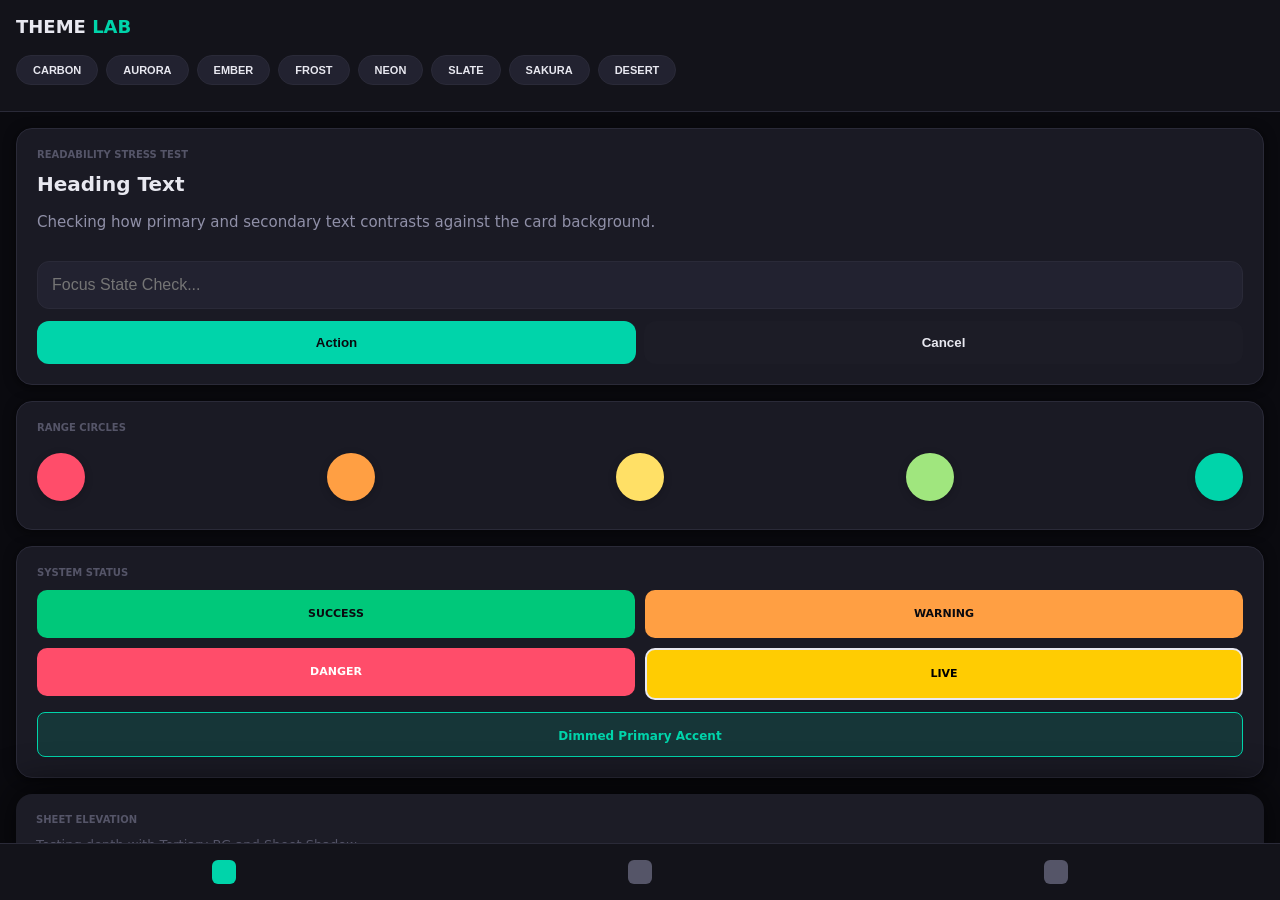
<file: index.html>
<!DOCTYPE html>
<html lang="en">
<head>
    <meta charset="UTF-8">
    <meta name="viewport" content="width=device-width, initial-scale=1.0, maximum-scale=1.0, user-scalable=no, viewport-fit=cover">
    <title>Theme Lab Mobile</title>
    <style>
        :root {
            /* Default variables */
            --bg-primary: #0a0a0f;
            --bg-secondary: #13131a;
            --bg-tertiary: #1c1c26;
            --bg-card: #1a1a24;
            --bg-input: #222230;
            --text-primary: #e8e8f0;
            --text-secondary: #9090a8;
            --text-muted: #555568;
            --text-inverse: #0a0a0f;
            --border-default: #2a2a38;
            --border-active: #44445a;
            --accent-primary: #00d4aa;
            --accent-primary-dim: rgba(0,212,170,0.15);
            --accent-confirm: #00c87a;
            --accent-warning: #ff9f43;
            --accent-danger: #ff4d6a;
            --shadow-card: 0 2px 12px rgba(0,0,0,0.6);
            --shadow-sheet: 0 -4px 40px rgba(0,0,0,0.8);
        }

        body {
            background-color: var(--bg-primary);
            color: var(--text-primary);
            font-family: -apple-system, system-ui, sans-serif;
            margin: 0;
            display: flex;
            flex-direction: column;
            height: 100vh;
            overflow: hidden;
        }

        header {
            padding: 16px;
            background: var(--bg-secondary);
            border-bottom: 1px solid var(--border-default);
            flex-shrink: 0;
        }

        /* Horizontal Scrollable Theme Picker */
        .theme-scroll {
            display: flex;
            gap: 8px;
            overflow-x: auto;
            padding: 10px 0;
            scrollbar-width: none;
            -webkit-overflow-scrolling: touch;
        }
        .theme-scroll::-webkit-scrollbar { display: none; }

        .t-btn {
            padding: 8px 16px;
            background: var(--bg-input);
            border: 1px solid var(--border-default);
            color: var(--text-primary);
            border-radius: 20px;
            font-size: 11px;
            font-weight: 700;
            text-transform: uppercase;
            white-space: nowrap;
        }

        .content {
            flex: 1;
            padding: 16px;
            overflow-y: auto;
            display: flex;
            flex-direction: column;
            gap: 16px;
        }

        .card {
            background: var(--bg-card);
            border: 1px solid var(--border-default);
            border-radius: 16px;
            padding: 20px;
            box-shadow: var(--shadow-card);
        }

        .label {
            font-size: 10px;
            font-weight: 800;
            color: var(--text-muted);
            text-transform: uppercase;
            margin-bottom: 12px;
            display: block;
        }

        input {
            width: 100%;
            padding: 14px;
            background: var(--bg-input);
            border: 1px solid var(--border-default);
            border-radius: 12px;
            color: var(--text-primary);
            font-size: 16px; /* Prevents auto-zoom on iOS */
            margin: 12px 0;
            box-sizing: border-box;
        }

        /* Circular Mood Elements */
        .mood-row {
            display: flex;
            justify-content: space-between;
            align-items: center;
            padding: 8px 0;
        }
        .mood-circle {
            width: 48px;
            height: 48px;
            border-radius: 50%;
            box-shadow: 0 2px 8px rgba(0,0,0,0.2);
        }

        .status-grid {
            display: grid;
            grid-template-columns: 1fr 1fr;
            gap: 10px;
        }

        .swatch {
            height: 48px;
            border-radius: 10px;
            display: flex;
            align-items: center;
            justify-content: center;
            font-size: 11px;
            font-weight: 800;
        }

        footer {
            padding: 16px;
            padding-bottom: calc(16px + env(safe-area-inset-bottom));
            background: var(--bg-secondary);
            border-top: 1px solid var(--border-default);
            display: flex;
            justify-content: space-around;
        }
    </style>
</head>
<body>

    <header>
        <div style="font-size: 18px; font-weight: 900; margin-bottom: 8px;">THEME <span style="color: var(--accent-primary)">LAB</span></div>
        <div class="theme-scroll" id="themePicker"></div>
    </header>

    <div class="content">
        <div class="card">
            <span class="label">Readability Stress Test</span>
            <h2 style="margin: 0; color: var(--text-primary); font-size: 20px;">Heading Text</h2>
            <p style="color: var(--text-secondary); line-height: 1.5; font-size: 15px;">
                Checking how primary and secondary text contrasts against the card background.
            </p>
            <input type="text" placeholder="Focus State Check...">
            <div style="display: flex; gap: 8px;">
                <button style="flex: 1; padding: 14px; border-radius: 12px; border: none; background: var(--accent-primary); color: var(--text-inverse); font-weight: 700;">Action</button>
                <button style="flex: 1; padding: 14px; border-radius: 12px; border: none; background: var(--bg-tertiary); color: var(--text-primary); font-weight: 700;">Cancel</button>
            </div>
        </div>

        <div class="card">
            <span class="label">Range Circles</span>
            <div class="mood-row">
                <div class="mood-circle" style="background: var(--mood-1);"></div>
                <div class="mood-circle" style="background: var(--mood-2);"></div>
                <div class="mood-circle" style="background: var(--mood-3);"></div>
                <div class="mood-circle" style="background: var(--mood-4);"></div>
                <div class="mood-circle" style="background: var(--mood-5);"></div>
            </div>
        </div>

        <div class="card">
            <span class="label">System Status</span>
            <div class="status-grid">
                <div class="swatch" style="background: var(--accent-confirm); color: var(--text-inverse);">SUCCESS</div>
                <div class="swatch" style="background: var(--accent-warning); color: var(--text-inverse);">WARNING</div>
                <div class="swatch" style="background: var(--accent-danger); color: #fff;">DANGER</div>
                <div class="swatch" style="background: var(--accent-warning-live); color: #000; border: 2px solid var(--text-primary);">LIVE</div>
            </div>
            <div style="margin-top: 12px; padding: 12px; background: var(--accent-primary-dim); border-radius: 8px; border: 1px solid var(--accent-primary); text-align: center;">
                <span style="color: var(--accent-primary); font-size: 12px; font-weight: 700;">Dimmed Primary Accent</span>
            </div>
        </div>

        <div class="card" style="background: var(--bg-tertiary); box-shadow: var(--shadow-sheet); border: none;">
            <span class="label">Sheet Elevation</span>
            <p style="color: var(--text-muted); font-size: 13px; margin: 0;">
                Testing depth with Tertiary BG and Sheet Shadow.
            </p>
        </div>
    </div>

    <footer>
        <div style="width: 24px; height: 24px; border-radius: 6px; background: var(--accent-primary);"></div>
        <div style="width: 24px; height: 24px; border-radius: 6px; background: var(--text-muted);"></div>
        <div style="width: 24px; height: 24px; border-radius: 6px; background: var(--text-muted);"></div>
    </footer>

    <script>
        const THEMES = {
            carbon: { css: { '--bg-primary': '#0a0a0f', '--bg-secondary': '#13131a', '--bg-tertiary': '#1c1c26', '--bg-card': '#1a1a24', '--bg-input': '#222230', '--text-primary': '#e8e8f0', '--text-secondary': '#9090a8', '--text-muted': '#555568', '--text-inverse': '#0a0a0f', '--border-default': '#2a2a38', '--border-active': '#44445a', '--accent-primary': '#00d4aa', '--accent-primary-dim': 'rgba(0,212,170,0.15)', '--accent-secondary': '#7c5cfc', '--accent-confirm': '#00c87a', '--accent-warning': '#ff9f43', '--accent-warning-live': '#ffcc02', '--accent-danger': '#ff4d6a', '--mood-1': '#ff4d6a', '--mood-2': '#ff9f43', '--mood-3': '#ffe066', '--mood-4': '#a0e67e', '--mood-5': '#00d4aa', '--shadow-card': '0 2px 12px rgba(0,0,0,0.6)', '--shadow-sheet': '0 -4px 40px rgba(0,0,0,0.8)' } },
            aurora: { css: { '--bg-primary': '#0d1117', '--bg-secondary': '#161b22', '--bg-tertiary': '#1f2937', '--bg-card': '#1a2332', '--bg-input': '#21283a', '--text-primary': '#cdd9e5', '--text-secondary': '#768390', '--text-muted': '#444c56', '--text-inverse': '#0d1117', '--border-default': '#21262d', '--border-active': '#388bfd', '--accent-primary': '#39d353', '--accent-primary-dim': 'rgba(57,211,83,0.12)', '--accent-secondary': '#58a6ff', '--accent-confirm': '#39d353', '--accent-warning': '#e3b341', '--accent-warning-live': '#ffa657', '--accent-danger': '#f85149', '--mood-1': '#f85149', '--mood-2': '#ffa657', '--mood-3': '#e3b341', '--mood-4': '#3fb950', '--mood-5': '#58a6ff', '--shadow-card': '0 2px 12px rgba(0,0,0,0.7)', '--shadow-sheet': '0 -4px 40px rgba(0,0,0,0.85)' } },
            ember: { css: { '--bg-primary': '#100800', '--bg-secondary': '#1a0f00', '--bg-tertiary': '#261500', '--bg-card': '#221100', '--bg-input': '#2e1800', '--text-primary': '#f4e4c0', '--text-secondary': '#a07840', '--text-muted': '#5a3d18', '--text-inverse': '#100800', '--border-default': '#2e1800', '--border-active': '#c04010', '--accent-primary': '#ff6a00', '--accent-primary-dim': 'rgba(255,106,0,0.15)', '--accent-secondary': '#ffb300', '--accent-confirm': '#a0c840', '--accent-warning': '#ffb300', '--accent-warning-live': '#ffcc02', '--accent-danger': '#ff2d20', '--mood-1': '#ff2d20', '--mood-2': '#ff6a00', '--mood-3': '#ffb300', '--mood-4': '#c8e820', '--mood-5': '#00e5cc', '--shadow-card': '0 2px 16px rgba(255,80,0,0.25)', '--shadow-sheet': '0 -4px 40px rgba(0,0,0,0.9)' } },
            frost: { css: { '--bg-primary': '#f0f6fa', '--bg-secondary': '#e0ecf4', '--bg-tertiary': '#d0e4f0', '--bg-card': '#e8f2f8', '--bg-input': '#d8ecf6', '--text-primary': '#1a2a38', '--text-secondary': '#4a6a82', '--text-muted': '#8aacbe', '--text-inverse': '#f0f6fa', '--border-default': '#c0d8e8', '--border-active': '#2c7bb0', '--accent-primary': '#0070b0', '--accent-primary-dim': 'rgba(0,112,176,0.12)', '--accent-secondary': '#8040c0', '--accent-confirm': '#00a060', '--accent-warning': '#d07020', '--accent-warning-live': '#f09000', '--accent-danger': '#d02040', '--mood-1': '#d02040', '--mood-2': '#d07020', '--mood-3': '#c0a000', '--mood-4': '#40a060', '--mood-5': '#0070b0', '--shadow-card': '0 2px 12px rgba(0,80,140,0.12)', '--shadow-sheet': '0 -4px 30px rgba(0,0,0,0.15)' } },
            neon: { css: { '--bg-primary': '#07000f', '--bg-secondary': '#100020', '--bg-tertiary': '#18003a', '--bg-card': '#130030', '--bg-input': '#1c0040', '--text-primary': '#f0e8ff', '--text-secondary': '#a080c0', '--text-muted': '#5a3a80', '--text-inverse': '#07000f', '--border-default': '#280060', '--border-active': '#c000ff', '--accent-primary': '#c000ff', '--accent-primary-dim': 'rgba(192,0,255,0.15)', '--accent-secondary': '#00ffcc', '--accent-confirm': '#00ff88', '--accent-warning': '#ffaa00', '--accent-warning-live': '#ff4400', '--accent-danger': '#ff0060', '--mood-1': '#ff0060', '--mood-2': '#ff4400', '--mood-3': '#ffaa00', '--mood-4': '#00ff88', '--mood-5': '#00ffcc', '--shadow-card': '0 2px 20px rgba(192,0,255,0.3)', '--shadow-sheet': '0 -4px 40px rgba(0,0,0,0.95)' } },
            slate: { css: { '--bg-primary': '#181d26', '--bg-secondary': '#202633', '--bg-tertiary': '#282e3d', '--bg-card': '#242a38', '--bg-input': '#2c3344', '--text-primary': '#d4d8e8', '--text-secondary': '#7880a0', '--text-muted': '#454d68', '--text-inverse': '#181d26', '--border-default': '#2e3548', '--border-active': '#5060a0', '--accent-primary': '#6878f0', '--accent-primary-dim': 'rgba(104,120,240,0.15)', '--accent-secondary': '#50d0c0', '--accent-confirm': '#50d098', '--accent-warning': '#e0a050', '--accent-warning-live': '#f0c040', '--accent-danger': '#e05060', '--mood-1': '#e05060', '--mood-2': '#e0a050', '--mood-3': '#d0c840', '--mood-4': '#60c880', '--mood-5': '#6878f0', '--shadow-card': '0 2px 12px rgba(0,0,0,0.5)', '--shadow-sheet': '0 -4px 40px rgba(0,0,0,0.8)' } },
            sakura: { css: { '--bg-primary': '#140810', '--bg-secondary': '#200e1c', '--bg-tertiary': '#2c1428', '--bg-card': '#261028', '--bg-input': '#321634', '--text-primary': '#f8d8e8', '--text-secondary': '#c080a0', '--text-muted': '#6a3850', '--text-inverse': '#140810', '--border-default': '#3a1838', '--border-active': '#d060a0', '--accent-primary': '#ff80c0', '--accent-primary-dim': 'rgba(255,128,192,0.15)', '--accent-secondary': '#c060e0', '--accent-confirm': '#80e0a0', '--accent-warning': '#ffa040', '--accent-warning-live': '#ff6040', '--accent-danger': '#ff4060', '--mood-1': '#ff4060', '--mood-2': '#ffa040', '--mood-3': '#ffe060', '--mood-4': '#80e0a0', '--mood-5': '#ff80c0', '--shadow-card': '0 2px 16px rgba(255,0,128,0.2)', '--shadow-sheet': '0 -4px 40px rgba(0,0,0,0.9)' } },
            desert: { css: { '--bg-primary': '#161008', '--bg-secondary': '#201808', '--bg-tertiary': '#2c2010', '--bg-card': '#281c0c', '--bg-input': '#342414', '--text-primary': '#f0dca0', '--text-secondary': '#a08040', '--text-muted': '#5a4420', '--text-inverse': '#161008', '--border-default': '#342414', '--border-active': '#c88020', '--accent-primary': '#e0a020', '--accent-primary-dim': 'rgba(224,160,32,0.15)', '--accent-secondary': '#c05020', '--accent-confirm': '#60c840', '--accent-warning': '#e08020', '--accent-warning-live': '#ffc040', '--accent-danger': '#d03020', '--mood-1': '#d03020', '--mood-2': '#e08020', '--mood-3': '#e0c020', '--mood-4': '#80c840', '--mood-5': '#40b0c0', '--shadow-card': '0 2px 12px rgba(0,0,0,0.6)', '--shadow-sheet': '0 -4px 40px rgba(0,0,0,0.85)' } }
        };

        const themePicker = document.getElementById('themePicker');
        Object.keys(THEMES).forEach(name => {
            const btn = document.createElement('button');
            btn.className = 't-btn';
            btn.innerText = name;
            btn.onclick = () => applyTheme(name);
            themePicker.appendChild(btn);
        });

        function applyTheme(name) {
            const root = document.documentElement;
            const theme = THEMES[name];
            if (!theme) return;
            Object.entries(theme.css).forEach(([prop, val]) => {
                root.style.setProperty(prop, val);
            });
        }

        applyTheme('carbon');
    </script>
</body>
</html>
</file>
